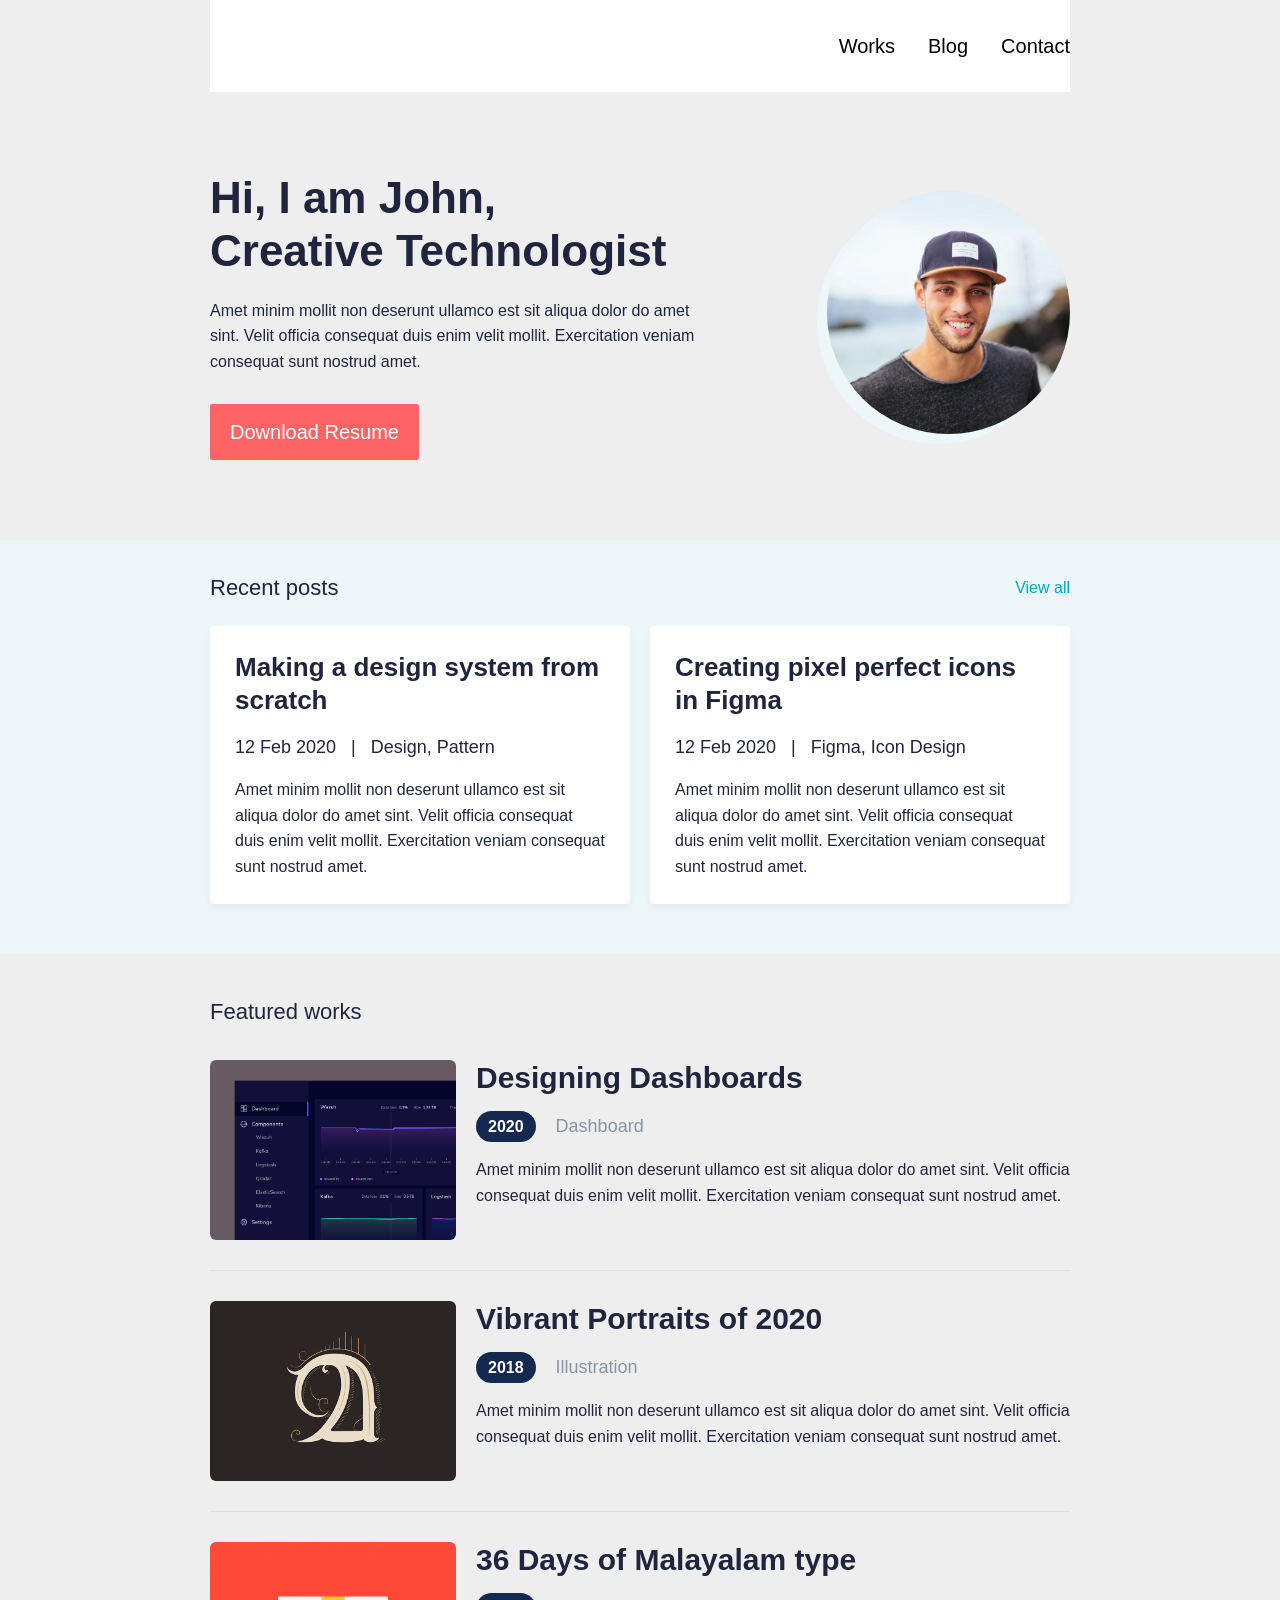
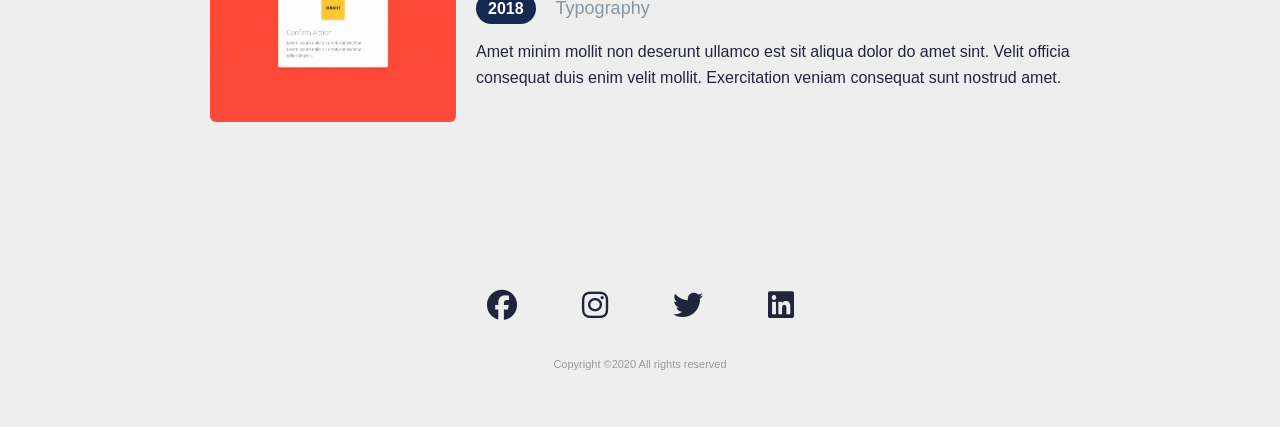
<file: index.html>
<!DOCTYPE html>
<html lang="en">
<head>
    <meta charset="UTF-8">
    <meta name="viewport" content="width=device-width, initial-scale=1.0">
    <title>Portfolio - Home</title>
    <!-- Font Awesome for Social Icons -->
    <link rel="stylesheet" href="https://cdnjs.cloudflare.com/ajax/libs/font-awesome/6.4.0/css/all.min.css">
    <!-- Master CSS -->
    <link rel="stylesheet" href="style.css">
</head>
<body>
    <!-- GLOBAL NAVIGATION -->
    <div class="container">
        <header>
            <nav>
                <input type="checkbox" id="menu-check" style="display: none;">
                <label for="menu-check" class="menu-toggle">☰</label>
                <ul class="nav-links">
                    <li><a href="work.html">Works</a></li>
                    <li><a href="blog.html">Blog</a></li>
                    <li><a href="contact.html">Contact</a></li>
                </ul>
            </nav>
        </header>
    </div>

    <main>
        <!-- HERO SECTION -->
        <section class="hero container">
            <div class="hero-content">
                <h1>Hi, I am John,<br>Creative Technologist</h1>
                <p>Amet minim mollit non deserunt ullamco est sit aliqua dolor do amet sint. Velit officia consequat duis enim velit mollit. Exercitation veniam consequat sunt nostrud amet.</p>
                <a href="#" class="btn-download">Download Resume</a>
            </div>
            <!-- Profile Image Block -->
            <div class="hero-image">
                <img src="images/profile.jpg" alt="John Profile">
            </div>
        </section>

        <!-- RECENT POSTS SECTION -->
        <section class="recent-posts-section">
            <div class="container">
                <div class="section-header">
                    <h2>Recent posts</h2>
                    <a href="blog.html" class="view-all">View all</a>
                </div>
                <div class="posts-grid">
                    <article class="post-card">
                        <h3><a href="blog.html">Making a design system from scratch</a></h3>
                        <div class="post-meta">12 Feb 2020 <span>|</span> Design, Pattern</div>
                        <p>Amet minim mollit non deserunt ullamco est sit aliqua dolor do amet sint. Velit officia consequat duis enim velit mollit. Exercitation veniam consequat sunt nostrud amet.</p>
                    </article>
                    <article class="post-card">
                        <h3><a href="blog.html">Creating pixel perfect icons in Figma</a></h3>
                        <div class="post-meta">12 Feb 2020 <span>|</span> Figma, Icon Design</div>
                        <p>Amet minim mollit non deserunt ullamco est sit aliqua dolor do amet sint. Velit officia consequat duis enim velit mollit. Exercitation veniam consequat sunt nostrud amet.</p>
                    </article>
                </div>
            </div>
        </section>

        <!-- FEATURED WORKS SECTION -->
        <section class="featured-works container">
            <h2>Featured works</h2>
            
            <!-- Project 1: Dashboards -->
            <article class="work-item">
                <img src="images/dashboard.jpg" alt="Dashboard" class="work-img">
                <div class="work-content">
                    <h2><a href="project-detail.html">Designing Dashboards</a></h2>
                    <div class="work-meta">
                        <span class="year-badge">2020</span>
                        <span class="category">Dashboard</span>
                    </div>
                    <p>Amet minim mollit non deserunt ullamco est sit aliqua dolor do amet sint. Velit officia consequat duis enim velit mollit. Exercitation veniam consequat sunt nostrud amet.</p>
                </div>
            </article>

            <!-- Project 2: Portraits -->
            <article class="work-item">
                <img src="images/typography.jpg" alt="Vibrant Portraits" class="work-img">
                <div class="work-content">
                    <h2><a href="#">Vibrant Portraits of 2020</a></h2>
                    <div class="work-meta">
                        <span class="year-badge">2018</span>
                        <span class="category">Illustration</span>
                    </div>
                    <p>Amet minim mollit non deserunt ullamco est sit aliqua dolor do amet sint. Velit officia consequat duis enim velit mollit. Exercitation veniam consequat sunt nostrud amet.</p>
                </div>
            </article>

            <!-- Project 3: Malayalam Type -->
            <article class="work-item">
                <img src="images/components.jpg" alt="Malayalam type" class="work-img">
                <div class="work-content">
                    <h2><a href="#">36 Days of Malayalam type</a></h2>
                    <div class="work-meta">
                        <span class="year-badge">2018</span>
                        <span class="category">Typography</span>
                    </div>
                    <p>Amet minim mollit non deserunt ullamco est sit aliqua dolor do amet sint. Velit officia consequat duis enim velit mollit. Exercitation veniam consequat sunt nostrud amet.</p>
                </div>
            </article>
        </section>
    </main>

    <!-- GLOBAL FOOTER -->
    <footer>
        <div class="social-icons">
            <a href="https://www.facebook.com/" target="_blank"><i class="fab fa-facebook"></i></a>
            <a href="https://www.instagram.com/" target="_blank"><i class="fab fa-instagram"></i></a>
            <a href="https://www.twitter.com/" target="_blank"><i class="fab fa-twitter"></i></a>
            <a href="https://www.linkedin.com/" target="_blank"><i class="fab fa-linkedin"></i></a>
        </div>
        <p>Copyright ©2020 All rights reserved</p>
    </footer>
</body>
</html>
</file>
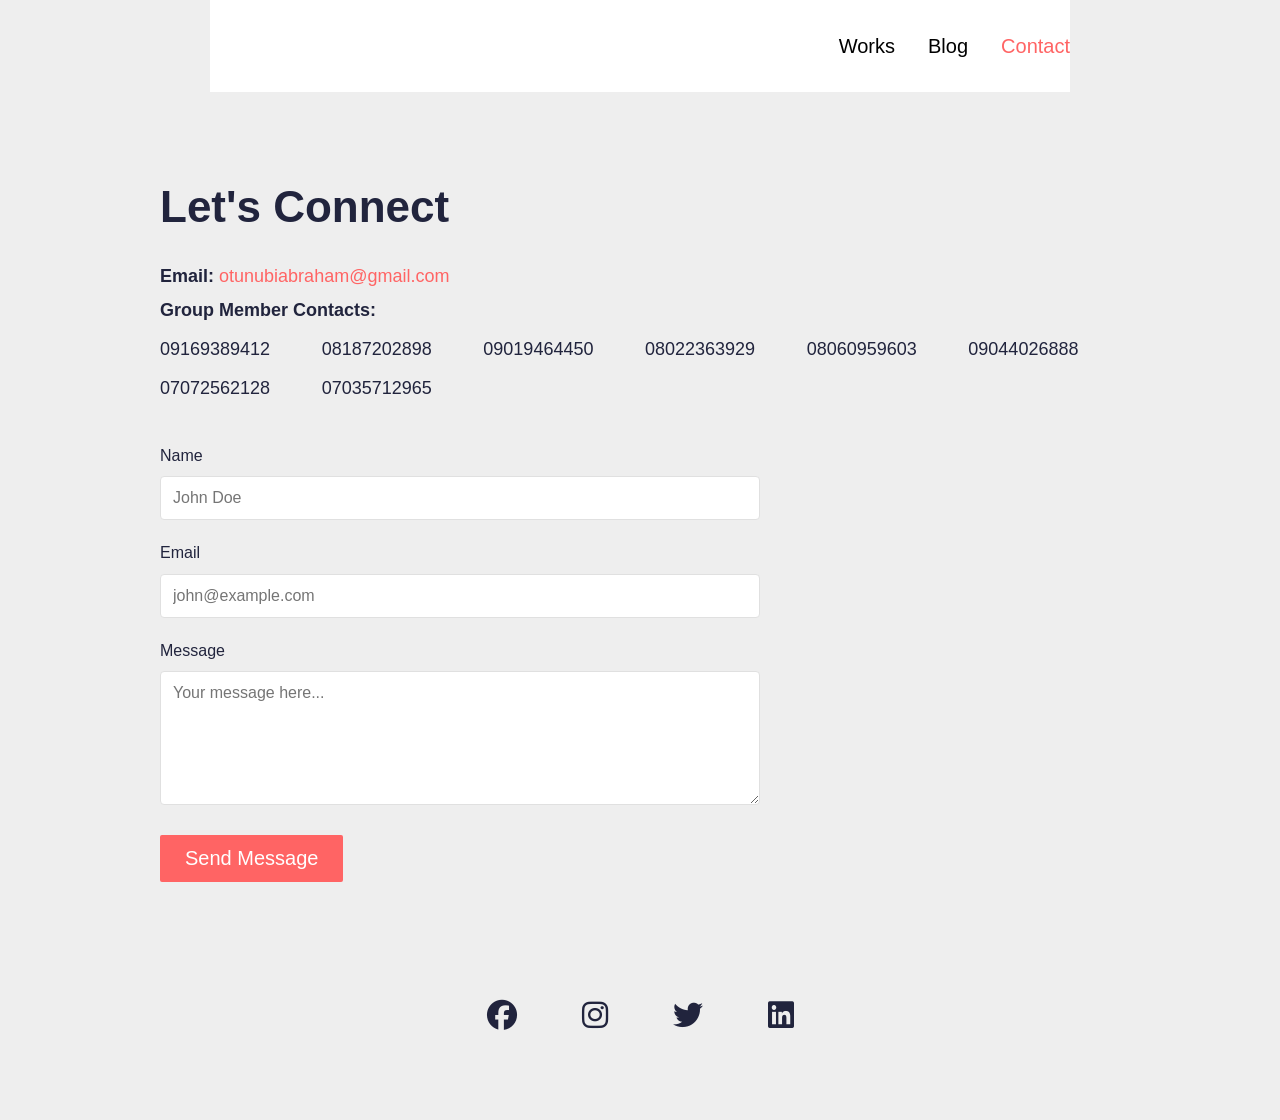
<file: contact.html>
<!DOCTYPE html>
<html lang="en">
<head>
    <meta charset="UTF-8">
    <meta name="viewport" content="width=device-width, initial-scale=1.0">
    <title>Portfolio - Contact</title>
    <link rel="stylesheet" href="https://cdnjs.cloudflare.com/ajax/libs/font-awesome/6.4.0/css/all.min.css">
    <link rel="stylesheet" href="style.css">
</head>
<body>
    <!-- GLOBAL NAVIGATION -->
    <div class="container">
        <header>
            <nav>
                <input type="checkbox" id="menu-check" style="display: none;">
                <label for="menu-check" class="menu-toggle">☰</label>
                <ul class="nav-links">
                    <li><a href="work.html">Works</a></li>
                    <li><a href="blog.html">Blog</a></li>
                    <li><a href="contact.html" class="active">Contact</a></li>
                </ul>
            </nav>
        </header>
    </div>

    <!-- CONTACT CONTENT -->
    <main class="page-content container">
        <h1 class="page-title">Let's Connect</h1>
        
        <!-- TEAM CONTACT DETAILS -->
        <div class="contact-details">
            <p><strong>Email:</strong> <a href="mailto:otunubiabraham@gmail.com">otunubiabraham@gmail.com</a></p>
            <p><strong>Group Member Contacts:</strong></p>
            <ul class="team-numbers">
                <li>09169389412</li>
                <li>08187202898</li>
                <li>09019464450</li>
                <li>08022363929</li>
                <li>08060959603</li>
                <li>09044026888</li>
                <li>07072562128</li>
                <li>07035712965</li>
            </ul>
        </div>
        
        <!-- CONTACT FORM -->
        <form class="contact-form" action="#" method="POST">
            <div class="form-group">
                <label for="name">Name</label>
                <input type="text" id="name" name="name" required placeholder="John Doe">
            </div>
            <div class="form-group">
                <label for="email">Email</label>
                <input type="email" id="email" name="email" required placeholder="john@example.com">
            </div>
            <div class="form-group">
                <label for="message">Message</label>
                <textarea id="message" name="message" rows="6" required placeholder="Your message here..."></textarea>
            </div>
            <button type="submit" class="btn-submit">Send Message</button>
        </form>
    </main>

    <!-- GLOBAL FOOTER -->
    <footer>
         <div class="social-icons">
    <a href="https://www.facebook.com/" target="_blank"><i class="fab fa-facebook"></i></a>
    <a href="https://www.instagram.com/" target="_blank"><i class="fab fa-instagram"></i></a>
    <a href="https://www.twitter.com/" target="_blank"><i class="fab fa-twitter"></i></a>
    <a href="https://www.linkedin.com/" target="_blank"><i class="fab fa-linkedin"></i></a>
</div>
    </footer>
</body>
</html>
</file>
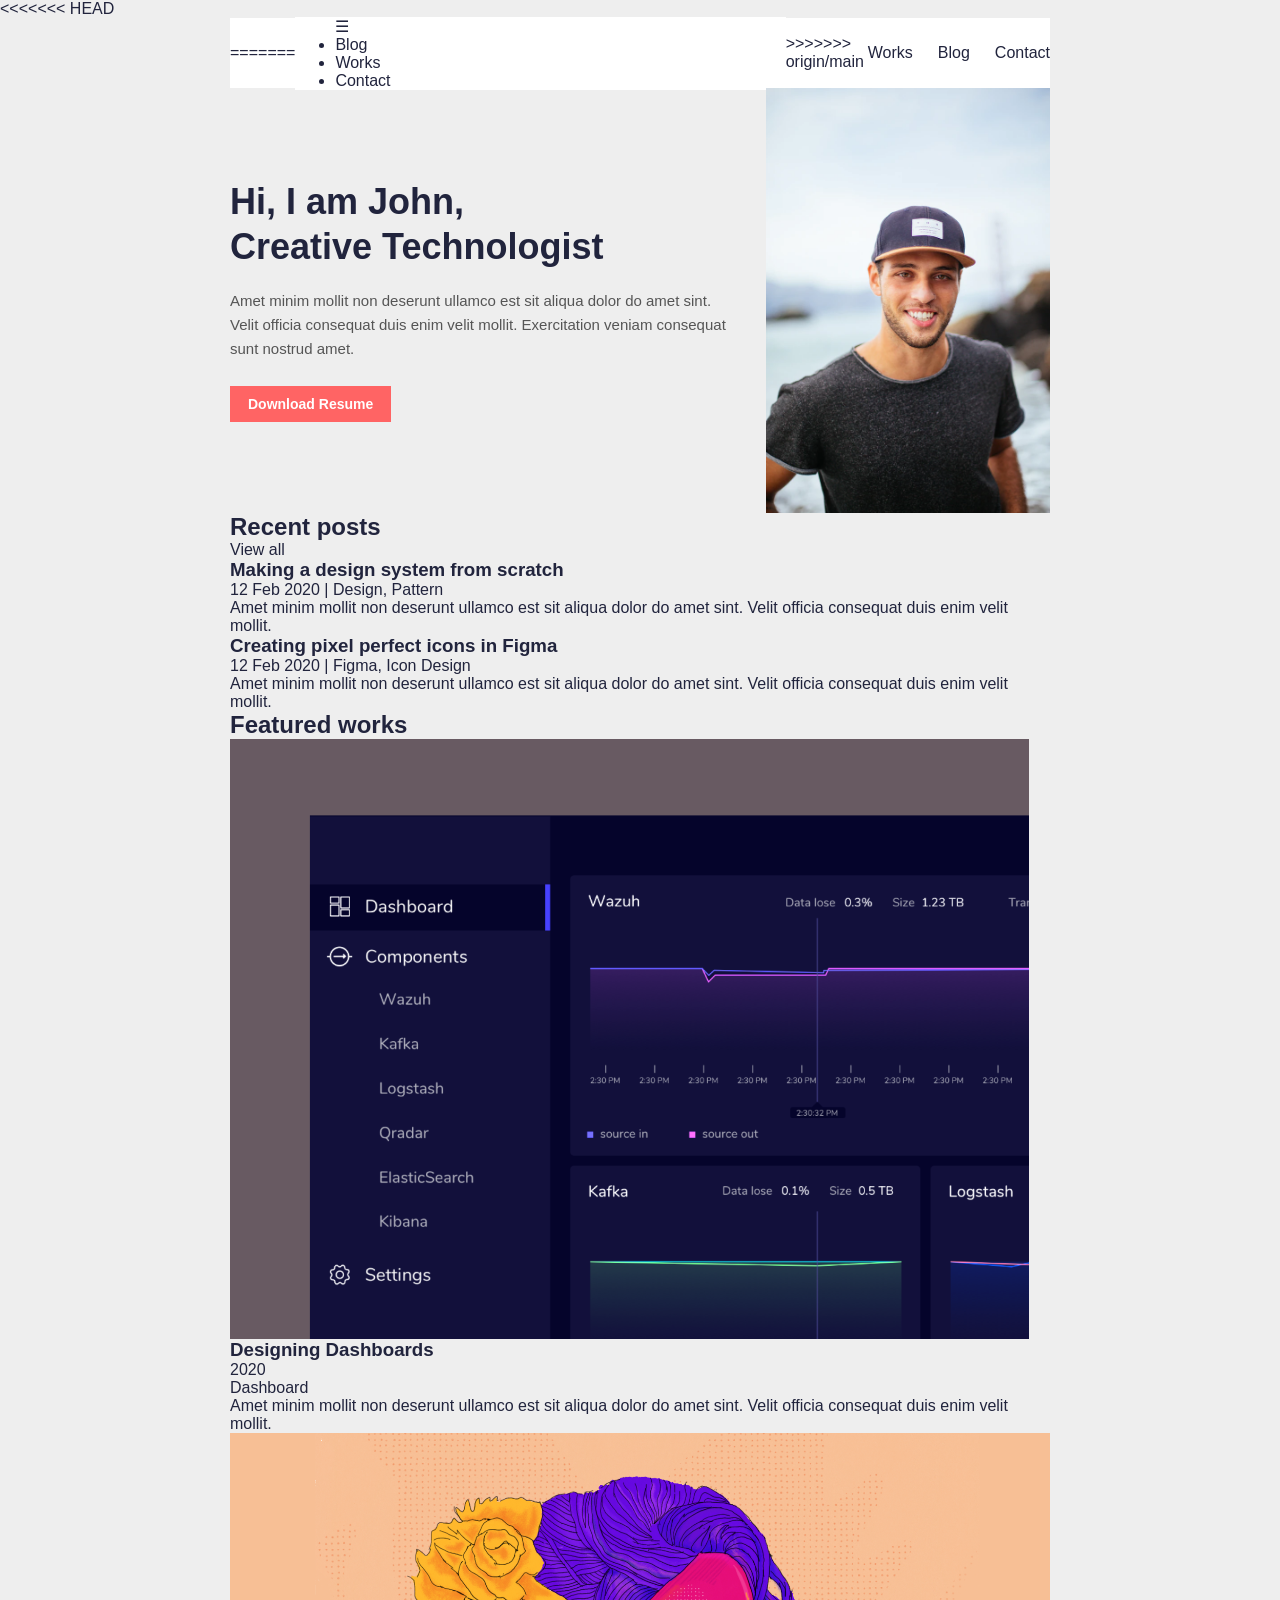
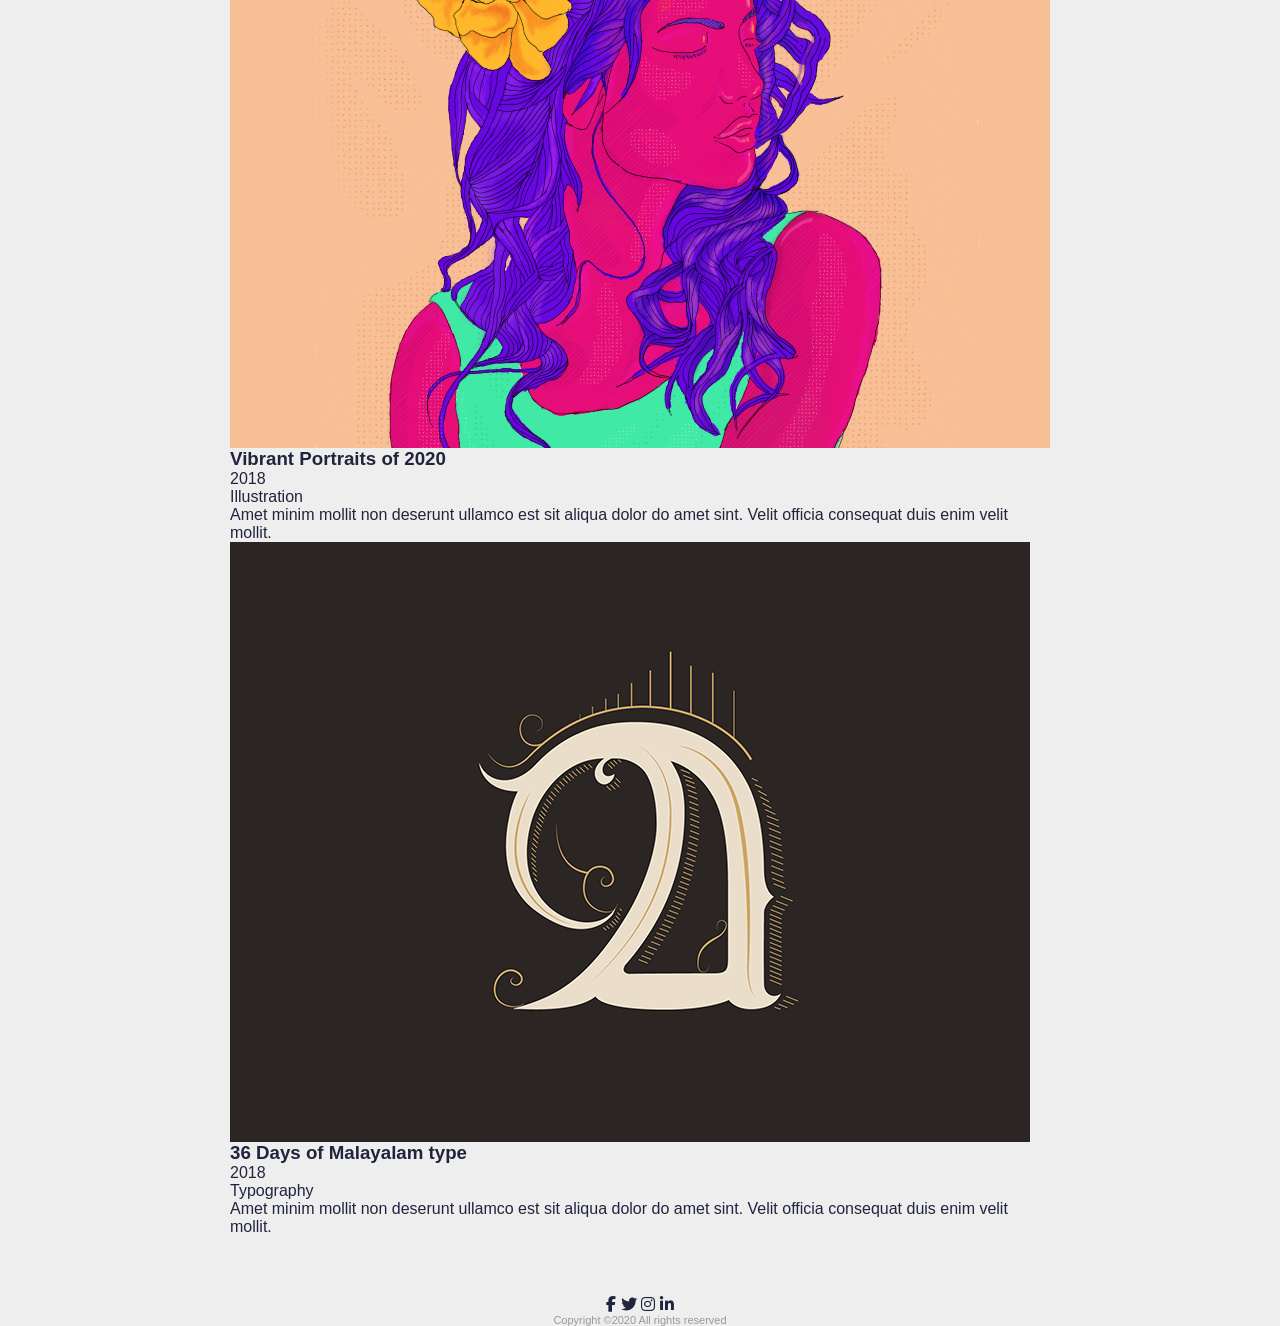
<file: portfolio.html>
<!DOCTYPE html>
<html lang="en">

<head>
    <meta charset="UTF-8">
    <meta name="viewport" content="width=device-width, initial-scale=1.0">

    <title>John - Creative Technologist</title>

    <link rel="stylesheet" href="portfolio.css">
    <link
        rel="stylesheet"
        href="https://cdnjs.cloudflare.com/ajax/libs/font-awesome/6.5.2/css/all.min.css">
</head>

<body>

<<<<<<< HEAD
    <div class="container">

        <!-- HEADER -->
        <header class="header">

            <div class="logo">
                <span></span>
            </div>
=======
    <!-- GLOBAL NAVIGATION (Shared across all pages) -->
    <header class="container">
    <nav>
    <!-- Add this hidden checkbox -->
    <input type="checkbox" id="menu-check" style="display: none;">
    
    <!-- Change your toggle button to a label connected to the checkbox -->
    <label for="menu-check" class="menu-toggle">
        ☰ <!-- Or your hamburger SVG/icon -->
    </label>

    <ul class="nav-links">
        <li><a href="blog.html">Blog</a></li>
        <li><a href="work.html">Works</a></li>
        <li><a href="#">Contact</a></li>
    </ul>
    </nav>
    </header>
>>>>>>> origin/main

            <nav class="desktop-nav">
                <a href="#">Works</a>
                <a href="#">Blog</a>
                <a href="#">Contact</a>
            </nav>

            <button class="menu-button">
                ☰
            </button>

        </header>


        <!-- HERO -->
        <section class="hero">

            <div class="hero-text">

                <h1>
                    Hi, I am John,<br>
                    Creative Technologist
                </h1>

                <p>
                    Amet minim mollit non deserunt ullamco est sit aliqua
                    dolor do amet sint. Velit officia consequat duis enim
                    velit mollit. Exercitation veniam consequat sunt
                    nostrud amet.
                </p>

                <a href="#" class="resume-button">
                    Download Resume
                </a>

            </div>

            <div class="profile">
                <img src="images/profile.jpg" alt="John's profile picture">
            </div>

        </section>


        <!-- RECENT POSTS -->
        <section class="recent-posts">

            <div class="section-heading">
                <h2>Recent posts</h2>
                <a href="#">View all</a>
            </div>


            <div class="posts-grid">

                <article class="post-card">

                    <h3>
                        Making a design system from scratch
                    </h3>

                    <div class="post-info">
                        <span>12 Feb 2020</span>
                        <span>|</span>
                        <span>Design, Pattern</span>
                    </div>

                    <p>
                        Amet minim mollit non deserunt ullamco est sit
                        aliqua dolor do amet sint. Velit officia consequat
                        duis enim velit mollit.
                    </p>

                </article>


                <article class="post-card">

                    <h3>
                        Creating pixel perfect icons in Figma
                    </h3>

                    <div class="post-info">
                        <span>12 Feb 2020</span>
                        <span>|</span>
                        <span>Figma, Icon Design</span>
                    </div>

                    <p>
                        Amet minim mollit non deserunt ullamco est sit
                        aliqua dolor do amet sint. Velit officia consequat
                        duis enim velit mollit.
                    </p>

                </article>

            </div>

        </section>


        <!-- FEATURED WORKS -->
        <section class="featured">

            <h2>Featured works</h2>


            <article class="work">

                <img
                    src="images/dashboard.jpg"
                    alt="Design dashboard project"
                >

                <div class="work-content">

                    <h3>Designing Dashboards</h3>

                    <div class="work-meta">
                        <span>2020</span>
                        <p>Dashboard</p>
                    </div>

                    <p>
                        Amet minim mollit non deserunt ullamco est sit
                        aliqua dolor do amet sint. Velit officia consequat
                        duis enim velit mollit.
                    </p>

                </div>

            </article>


            <article class="work">

                <img
                    src="images/portrait.jpg"
                    alt="Vibrant portrait project"
                >

                <div class="work-content">

                    <h3>Vibrant Portraits of 2020</h3>

                    <div class="work-meta">
                        <span>2018</span>
                        <p>Illustration</p>
                    </div>

                    <p>
                        Amet minim mollit non deserunt ullamco est sit
                        aliqua dolor do amet sint. Velit officia consequat
                        duis enim velit mollit.
                    </p>

                </div>

            </article>


            <article class="work">

                <img
                    src="images/typography.jpg"
                    alt="Malayalam typography project"
                >

                <div class="work-content">

                    <h3>36 Days of Malayalam type</h3>

                    <div class="work-meta">
                        <span>2018</span>
                        <p>Typography</p>
                    </div>

                    <p>
                        Amet minim mollit non deserunt ullamco est sit
                        aliqua dolor do amet sint. Velit officia consequat
                        duis enim velit mollit.
                    </p>

                </div>

            </article>

        </section>


        <!-- FOOTER -->
        <footer>

            <div class="socials">
                <a href="https://facebook.com"><i class="fab fa-facebook-f"></i></a>
                <a href="https://twitter.com"><i class="fab fa-twitter"></i></a>
                <a href="https://instagram.com"><i class="fab fa-instagram"></i></a>
                <a href="https://linkedin.com"><i class="fab fa-linkedin-in"></i></a>

            </div>

            <p>
                Copyright ©2020 All rights reserved
            </p>

        </footer>

    </div>

</body>
</html>
</file>
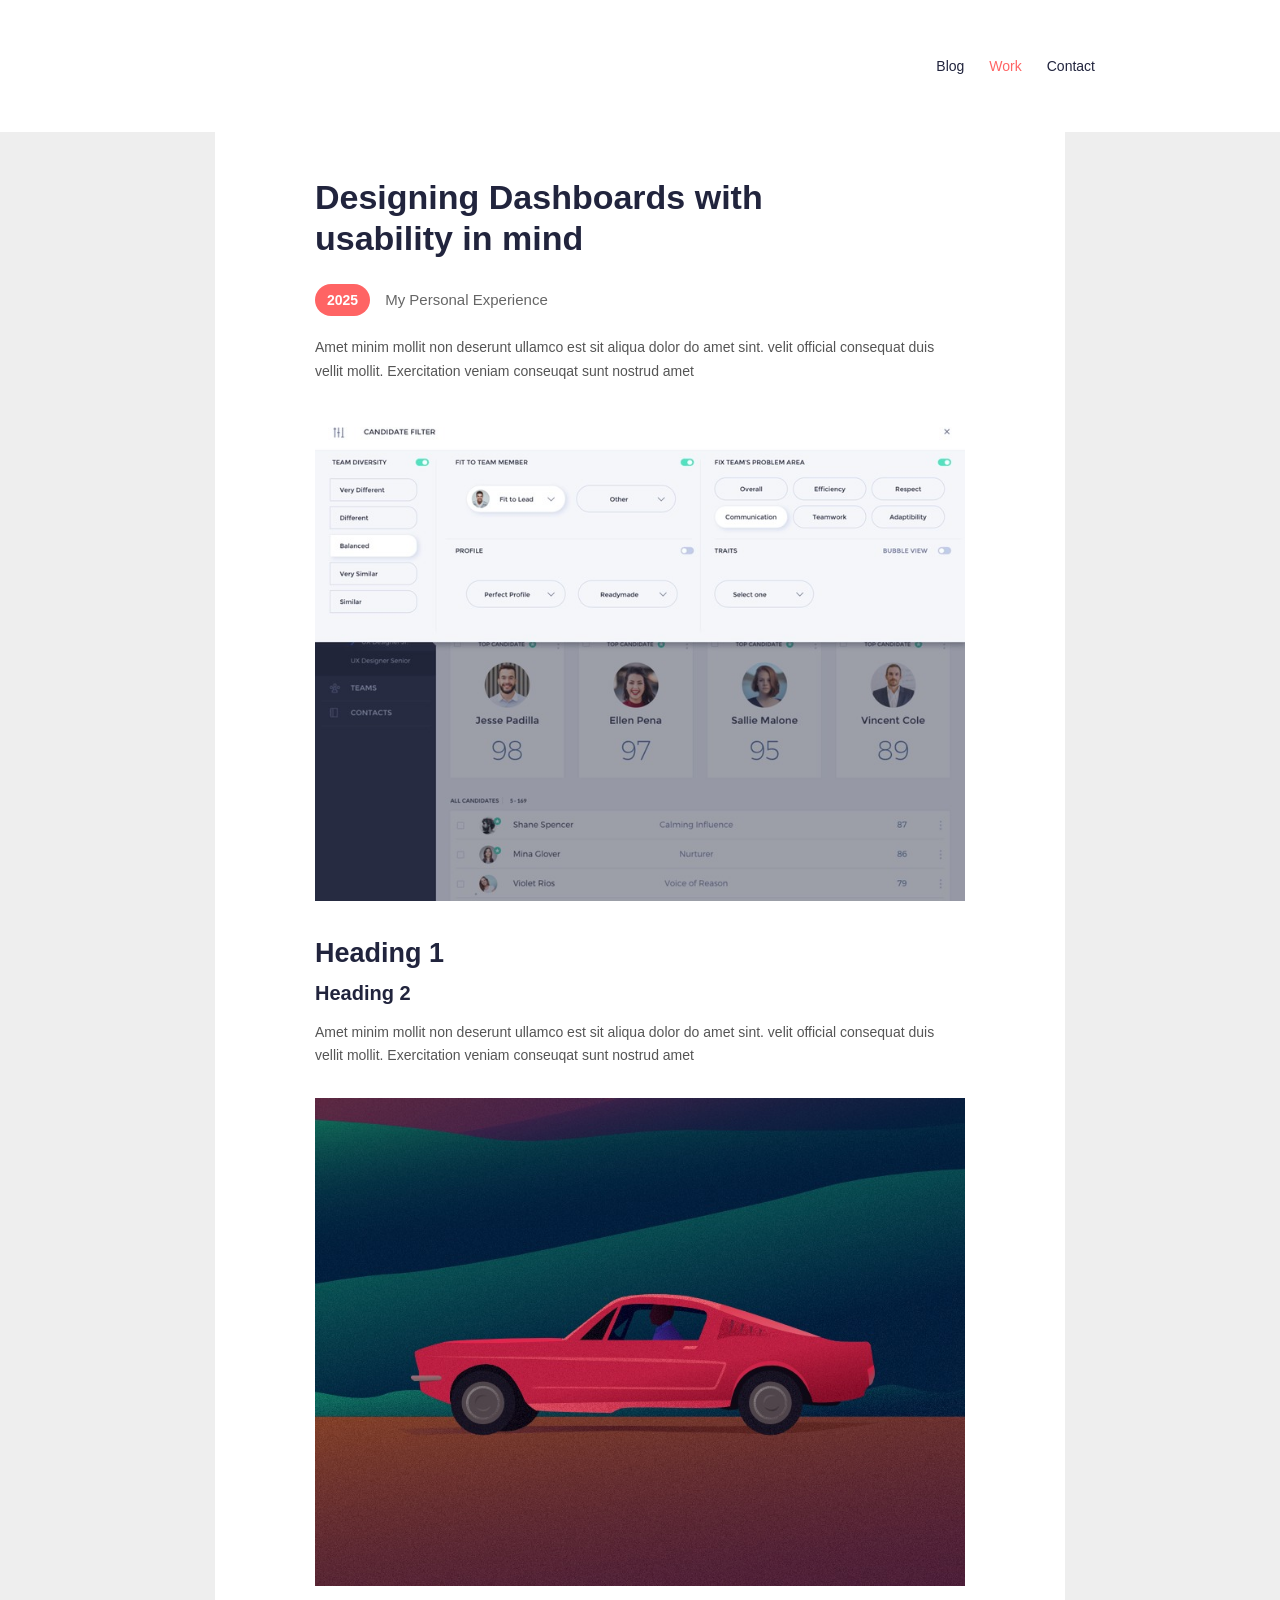
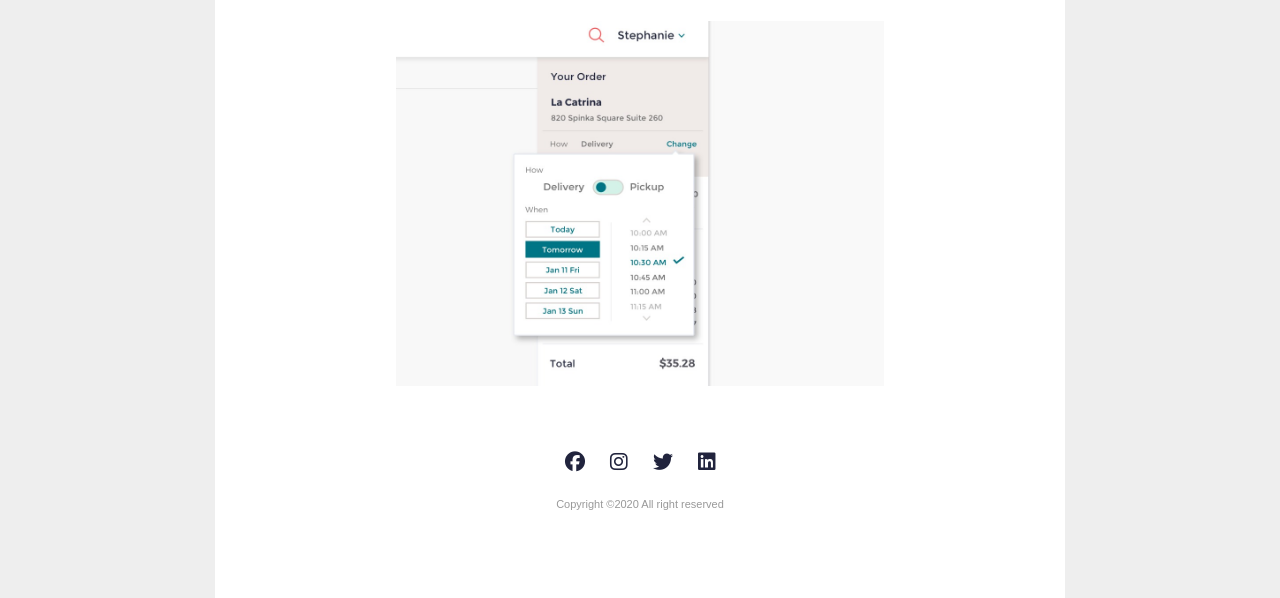
<file: project-detail.html>
<!DOCTYPE html>
<html lang="en">
<head>
    <meta charset="UTF-8">
    <meta name="viewport" content="width=device-width, initial-scale=1.0">
    <title>GRPOUP 3</title>
    <link rel="stylesheet" href="style.css">
    <link rel="stylesheet"
    href="https://cdnjs.cloudflare.com/ajax/libs/font-awesome/6.5.2/css/all.min.css">

</head>

<body>

    <header>
        <nav class="navbar">
                <a href="blog.html">Blog</a>
                <a href="work.html" class="active">Work</a>
                <a href="contact.html">Contact</a>
        </nav>
    </header>
    <main class="page">
        <h1>Designing Dashboards with<br>usability in mind</h1>

                <div class="article-info">
                    <span class="year">2025</span>
                    <span>My Personal Experience</span>
                </div>

                <p>
                    Amet minim mollit non deserunt ullamco est sit aliqua dolor do amet sint. velit official consequat duis vellit mollit. Exercitation veniam conseuqat sunt nostrud amet
                </p>
            <div class="image-container">
                <img src="images/dashboard.png" alt="My picture">
            </div>


            <section class="content-section">
                <h2>Heading 1</h2>
                <h3>Heading 2</h3>

                <p>
                   Amet minim mollit non deserunt ullamco est sit aliqua dolor do amet sint. velit official consequat duis vellit mollit. Exercitation veniam conseuqat sunt nostrud amet
                </p>
            </section>
            <div class="image-container">
                <img src="images/car.png" alt="My picture">
            </div>
            <div class="image-container small-image">
                <img src="images/b4e76714252f22ce390e5bad81de4a04a3446a45.png" alt="My picture">
            </div>
            <footer>
                <div class="social">
                    <a href="facebook.com/"><i class="fab fa-facebook"></i></a>
                    <a href="instagram.com/"><i class="fab fa-instagram"></i></a>
                    <a href="twitter.com/"><i class="fab fa-twitter"></i></a>
                    <a href="linkedin.com/"><i class="fab fa-linkedin"></i></a>
                </div>
                    <p> Copyright &copy;2020 All right reserved</p>
            </footer>
        </article>

    </main>

</body>
</html>
</file>
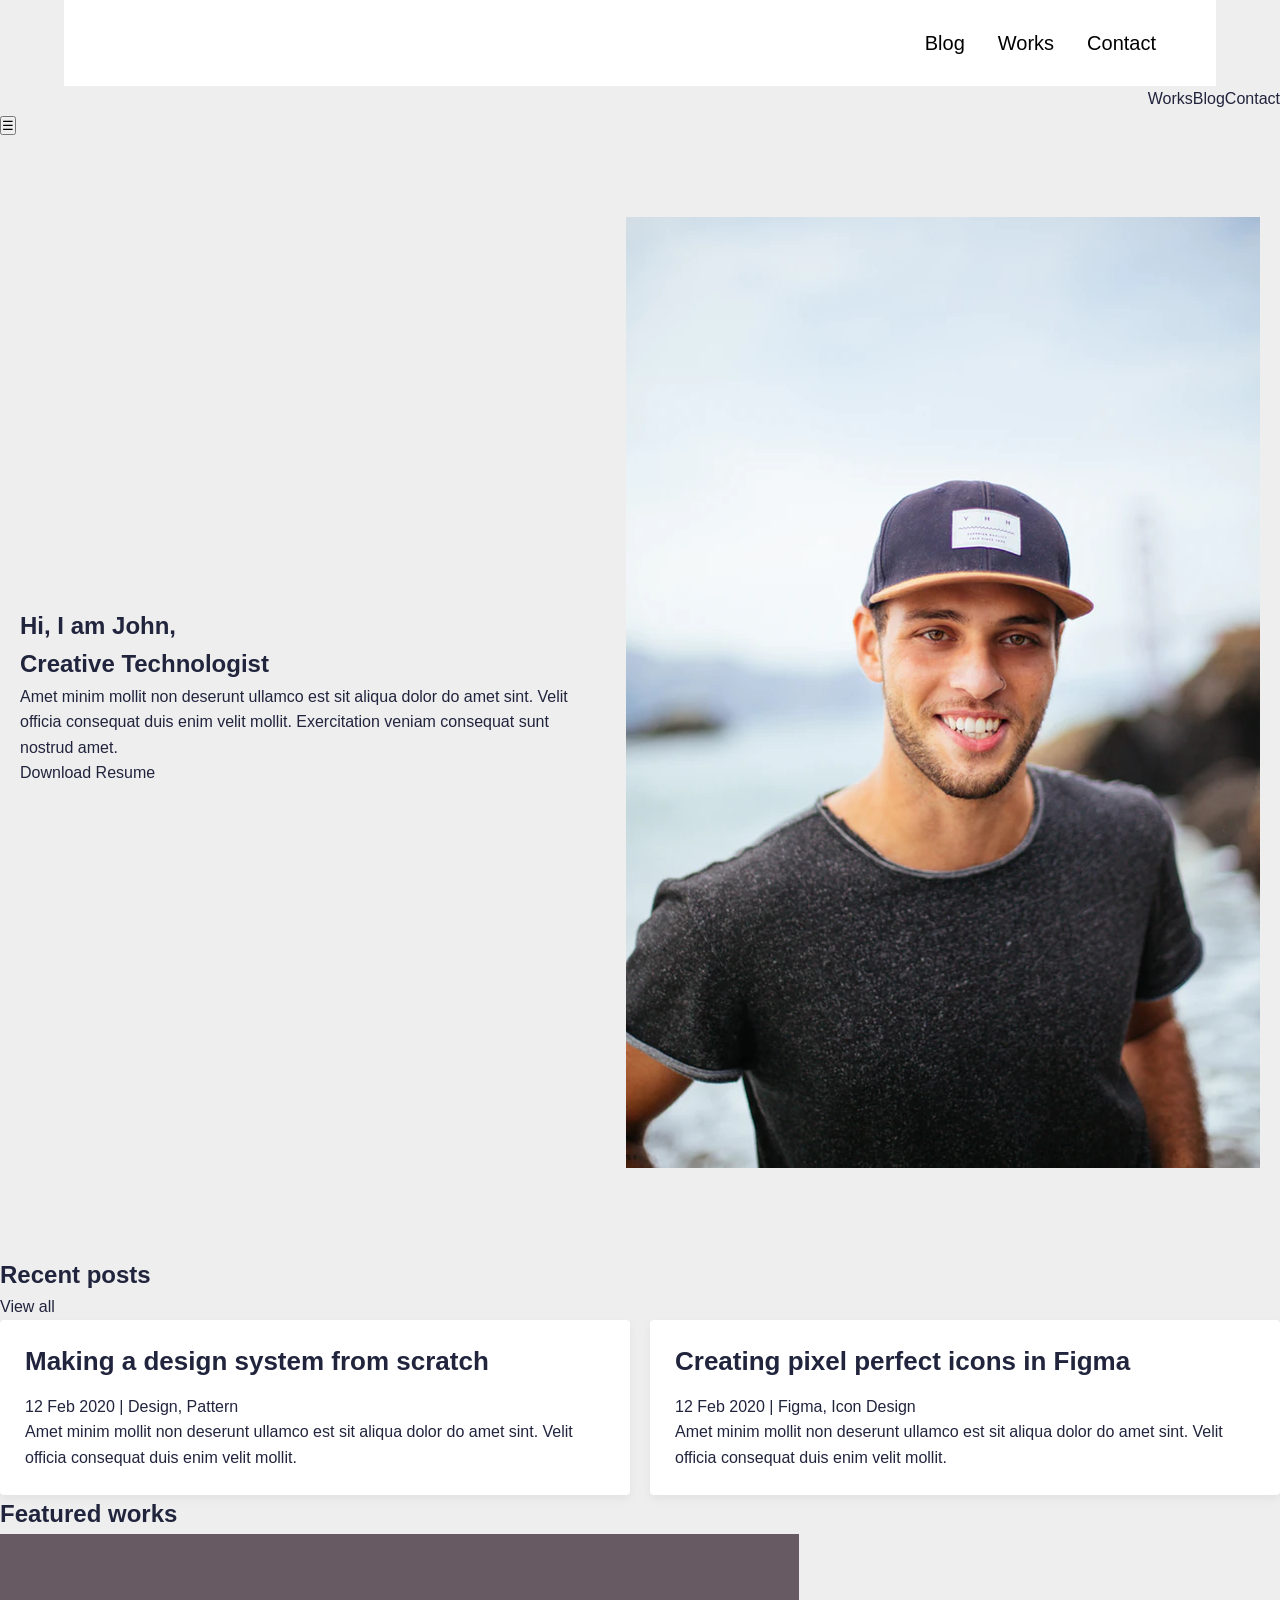
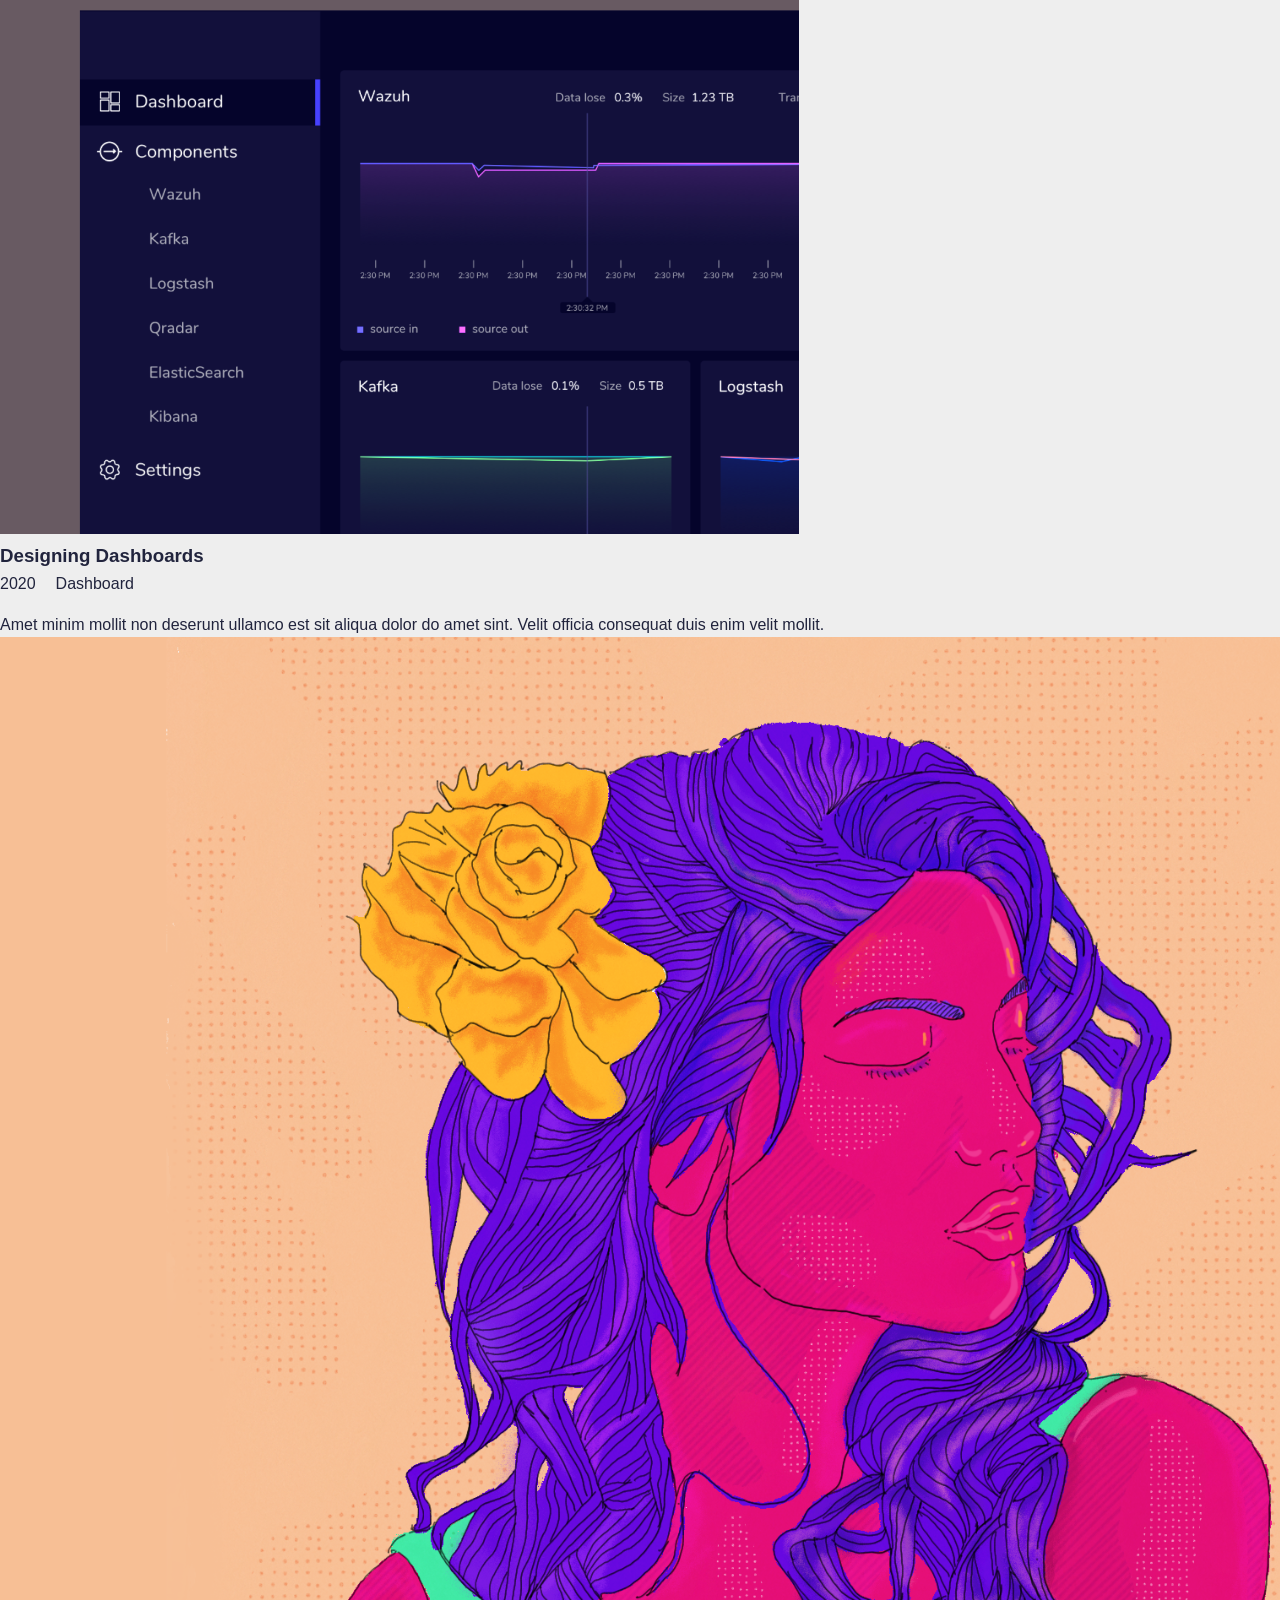
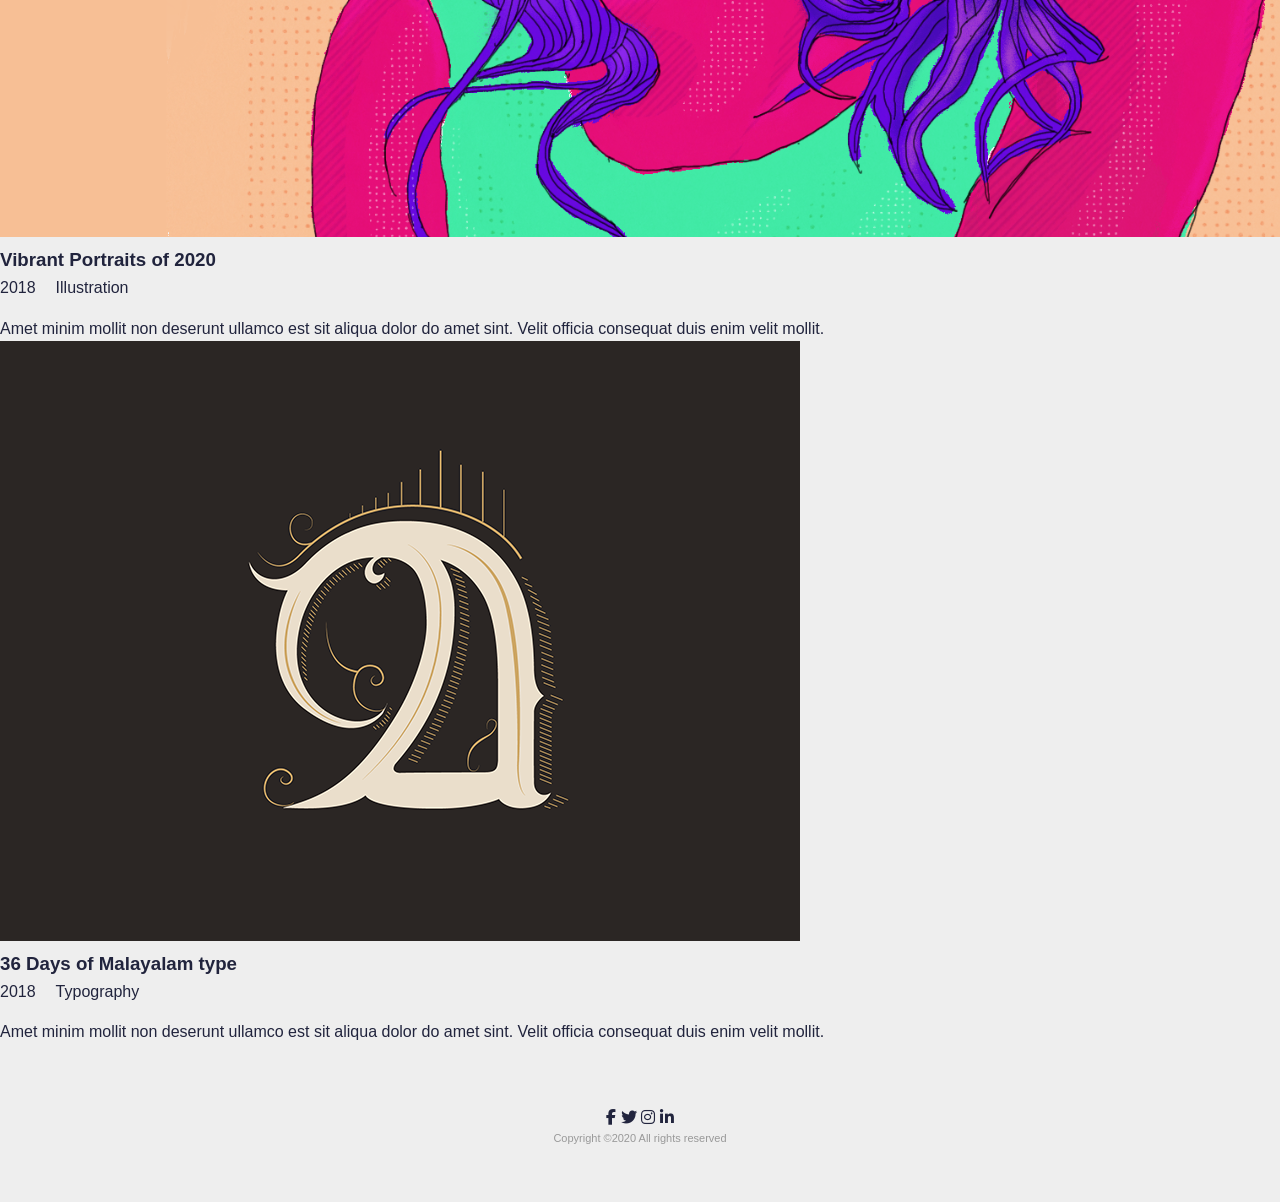
<file: work.html>
<!DOCTYPE html>
<html lang="en">

<head>
    <meta charset="UTF-8">
    <meta name="viewport" content="width=device-width, initial-scale=1.0">

    <title>John - Creative Technologist</title>

    <link rel="stylesheet" href="style.css">
    <link
        rel="stylesheet"
        href="https://cdnjs.cloudflare.com/ajax/libs/font-awesome/6.5.2/css/all.min.css">
</head>

<body>

    <!-- GLOBAL NAVIGATION (Shared across all pages) -->
    <header class="container">
    <nav>
    <!-- Add this hidden checkbox -->
    <input type="checkbox" id="menu-check" style="display: none;">
    
    <!-- Change your toggle button to a label connected to the checkbox -->
    <label for="menu-check" class="menu-toggle">
        ☰ <!-- Or your hamburger SVG/icon -->
    </label>

    <ul class="nav-links">
        <li><a href="blog.html">Blog</a></li>
        <li><a href="work.html">Works</a></li>
        <li><a href="contact.html">Contact</a></li>
    </ul>
    </nav>
    </header>

            <nav class="desktop-nav">
                <a href="#">Works</a>
                <a href="#">Blog</a>
                <a href="#">Contact</a>
            </nav>

            <button class="menu-button">
                ☰
            </button>

        </header>


        <!-- HERO -->
        <section class="hero">

            <div class="hero-text">

                <h1>
                    Hi, I am John,<br>
                    Creative Technologist
                </h1>

                <p>
                    Amet minim mollit non deserunt ullamco est sit aliqua
                    dolor do amet sint. Velit officia consequat duis enim
                    velit mollit. Exercitation veniam consequat sunt
                    nostrud amet.
                </p>

                <a href="#" class="resume-button">
                    Download Resume
                </a>

            </div>

            <div class="profile">
                <img src="images/profile.jpg" alt="John's profile picture">
            </div>

        </section>


        <!-- RECENT POSTS -->
        <section class="recent-posts">

            <div class="section-heading">
                <h2>Recent posts</h2>
                <a href="#">View all</a>
            </div>


            <div class="posts-grid">

                <article class="post-card">

                    <h3>
                        Making a design system from scratch
                    </h3>

                    <div class="post-info">
                        <span>12 Feb 2020</span>
                        <span>|</span>
                        <span>Design, Pattern</span>
                    </div>

                    <p>
                        Amet minim mollit non deserunt ullamco est sit
                        aliqua dolor do amet sint. Velit officia consequat
                        duis enim velit mollit.
                    </p>

                </article>


                <article class="post-card">

                    <h3>
                        Creating pixel perfect icons in Figma
                    </h3>

                    <div class="post-info">
                        <span>12 Feb 2020</span>
                        <span>|</span>
                        <span>Figma, Icon Design</span>
                    </div>

                    <p>
                        Amet minim mollit non deserunt ullamco est sit
                        aliqua dolor do amet sint. Velit officia consequat
                        duis enim velit mollit.
                    </p>

                </article>

            </div>

        </section>


        <!-- FEATURED WORKS -->
        <section class="featured">

            <h2>Featured works</h2>


            <article class="work">

                <img
                    src="images/dashboard.jpg"
                    alt="Design dashboard project"
                >

                <div class="work-content">

                    <h3>Designing Dashboards</h3>

                    <div class="work-meta">
                        <span>2020</span>
                        <p>Dashboard</p>
                    </div>

                    <p>
                        Amet minim mollit non deserunt ullamco est sit
                        aliqua dolor do amet sint. Velit officia consequat
                        duis enim velit mollit.
                    </p>

                </div>

            </article>


            <article class="work">

                <img
                    src="images/portrait.jpg"
                    alt="Vibrant portrait project"
                >

                <div class="work-content">

                    <h3>Vibrant Portraits of 2020</h3>

                    <div class="work-meta">
                        <span>2018</span>
                        <p>Illustration</p>
                    </div>

                    <p>
                        Amet minim mollit non deserunt ullamco est sit
                        aliqua dolor do amet sint. Velit officia consequat
                        duis enim velit mollit.
                    </p>

                </div>

            </article>


            <article class="work">

                <img
                    src="images/typography.jpg"
                    alt="Malayalam typography project"
                >

                <div class="work-content">

                    <h3>36 Days of Malayalam type</h3>

                    <div class="work-meta">
                        <span>2018</span>
                        <p>Typography</p>
                    </div>

                    <p>
                        Amet minim mollit non deserunt ullamco est sit
                        aliqua dolor do amet sint. Velit officia consequat
                        duis enim velit mollit.
                    </p>

                </div>

            </article>

        </section>


        <!-- FOOTER -->
        <footer>

            <div class="socials">
                <a href="https://facebook.com"><i class="fab fa-facebook-f"></i></a>
                <a href="https://twitter.com"><i class="fab fa-twitter"></i></a>
                <a href="https://instagram.com"><i class="fab fa-instagram"></i></a>
                <a href="https://linkedin.com"><i class="fab fa-linkedin-in"></i></a>

            </div>

            <p>
                Copyright ©2020 All rights reserved
            </p>

        </footer>

    </div>

</body>
</html>
</file>
<file: style.css>
@import url('https://fonts.googleapis.com/css2?family=Heebo:wght@400;500;700;900&display=swap');

/* GLOBAL VARIABLES */
:root {
    --primary-color: #FF6464;
    --dark-color: #21243D;
    --light-bg: #EDF7FA;
    --text-color: #21243D;
    --text-light: #8695A4;
    --white: #FFFFFF;
    --border-color: #E0E0E0;
}

/* RESET & BASE TYPOGRAPHY */
* {
    margin: 0;
    padding: 0;
    box-sizing: border-box;
}

body {
    font-family: 'Heebo', sans-serif;
    color: var(--text-color);
    line-height: 1.6;
    background-color: var(--white);
}

.container {
    max-width: 900px;
    margin: 0 auto;
    padding: 0 20px;
}

a {
    text-decoration: none;
    color: inherit;
}

/* NAVIGATION */
header {
    padding: 30px 0;
}
nav {
    display: flex;
    justify-content: flex-end;
    align-items: center;
    position: relative;
}
.nav-links {
    display: flex;
    list-style: none;
    gap: 30px;
}
.nav-links a {
    font-weight: 500;
    font-size: 20px;
    color: #000;
    transition: color 0.3s;
}
.nav-links a:hover, .nav-links a.active {
    color: var(--primary-color);
}
.menu-toggle {
    display: none;
    font-size: 28px;
    cursor: pointer;
    color: var(--dark-color);
}

/* MAIN CONTENT SPACING */
.page-content {
    min-height: 50vh;
    padding-top: 40px;
    padding-bottom: 40px;
}

/* FOOTER */
footer {
    text-align: center;
    padding: 50px 20px;
}
.social-icons {
    margin-bottom: 20px;
}
.social-icons a {
    color: var(--dark-color);
    font-size: 30px;
    margin: 0 15px;
    transition: color 0.3s;
}
.social-icons a:hover {
    color: var(--primary-color);
}
footer p {
    font-size: 14px;
    color: var(--dark-color);
}

/* MOBILE RESPONSIVENESS (For Global Elements) */
@media (max-width: 768px) {
    nav {
        justify-content: flex-end;
    }
    .menu-toggle {
        display: block;
    }
    .nav-links {
        display: none;
        flex-direction: column;
        position: absolute;
        top: 50px;
        right: 0;
        background: var(--white);
        width: 100%;
        text-align: right;
        padding: 20px;
        box-shadow: 0 4px 10px rgba(0,0,0,0.1);
        z-index: 100;
    }
    /* When the hidden checkbox is checked, show the nav-links next to it */
#menu-check:checked ~ .nav-links {
    display: flex;
}
}

/* =========================================
   BLOG PAGE STYLES
   ========================================= */

.blog-page-title {
    font-size: 44px;
    font-weight: 900;
    color: var(--dark-color);
    margin-bottom: 40px;
}

.blog-post {
    border-bottom: 1px solid var(--border-color);
    padding-bottom: 30px;
    margin-bottom: 30px;
}

.blog-post:last-child {
    border-bottom: none;
}

.blog-post h2 {
    font-size: 30px;
    font-weight: 500;
    color: var(--dark-color);
    margin-bottom: 15px;
}

.blog-post h2 a:hover {
    color: var(--primary-color);
}

.blog-meta {
    font-size: 20px;
    margin-bottom: 15px;
}

.blog-date {
    color: var(--dark-color);
}

.blog-meta .divider {
    margin: 0 15px;
    color: var(--text-color);
}

.blog-tags {
    color: var(--text-light);
}

.blog-post p {
    font-size: 16px;
    color: var(--text-color);
}

/* Blog Mobile Adjustments */
@media (max-width: 768px) {
    .blog-page-title {
        font-size: 30px;
        margin-bottom: 25px;
    }
    
    .blog-post h2 {
        font-size: 26px;
    }
    
    .blog-meta {
        font-size: 16px;
    }
}
/* --- DESKTOP  (Min-width: 769px) --- */
@media (min-width: 769px) {
  /* Header & Navigation */
  header.container {
    padding: 27px 60px;
    max-width: 1152px;
    margin: 0 auto;
  }
  
  .menu-toggle {
    display: none; /* Hides your hamburger icon on desktop */
  }
  
  .nav-links {
    display: flex;
    justify-content: flex-end;
    gap: 33px;
  }
  
  .nav-links a {
    font-size: 20px;
    font-weight: 500;
    text-decoration: none;
    color: #000000;
  }
  
  .nav-links a:hover {
    color: #FF6464;
  }

  /* Main Content Layout */
  main.container {
    max-width: 1000px;
    margin: 0 auto;
    padding: 80px 20px 50px;
  }

  .blog-page-title {
    font-size: 44px;
    font-weight: 700;
    margin-bottom: 55px;
  }

  /* Blog Post Formatting */
  .blog-post {
    padding: 32px 0;
    border-bottom: 1px solid #E0E0E0;
  }

  .blog-post h2 a {
    font-size: 30px;
    font-weight: 500;
    color: #21243D;
    text-decoration: none;
  }

  .blog-meta {
    font-size: 20px;
    margin-bottom: 15px;
    color: #8695A4;
  }

  .blog-date {
    color: #21243D;
    padding-right: 25px;
    border-right: 1px solid #000000;
  }

  .divider {
    display: none; /* Partner uses a CSS border line instead of your | character */
  }

  .blog-tags {
    padding-left: 25px;
  }

  .blog-post p {
    font-size: 16px;
    line-height: 1.5;
    color: #21243D;
    max-width: 682px;
  }

  /* Footer */
  footer {
    padding: 130px 20px 54px;
  }

  .social-icons {
    display: flex;
    justify-content: center;
    gap: 35px;
    margin-bottom: 26px;
  }

  .social-icons a {
    font-size: 30px;
    color: #21243D;
  }
}

/* =========================================
   WORK PAGE STYLES
   ========================================= */

.work-page-title {
    font-size: 44px;
    font-weight: 900;
    color: var(--dark-color);
    margin-bottom: 40px;
}

.work-item {
    display: flex;
    gap: 30px;
    padding-bottom: 35px;
    margin-bottom: 35px;
    border-bottom: 1px solid var(--border-color);
}

.work-item:last-child {
    border-bottom: none;
}

.work-img {
    width: 246px;
    height: 180px;
    border-radius: 5px;
    object-fit: cover;
}

.work-content {
    flex: 1;
}

.work-content h2 {
    font-size: 30px;
    font-weight: 700;
    margin-bottom: 15px;
    line-height: 1.2;
}

.work-content h2 a:hover {
    color: var(--primary-color);
}

.work-meta {
    display: flex;
    align-items: center;
    gap: 20px;
    margin-bottom: 15px;
}

.year-badge {
    background-color: #142850;
    color: var(--white);
    padding: 2px 12px;
    border-radius: 16px;
    font-weight: 900;
    font-size: 18px;
}

.category {
    color: var(--text-light);
    font-size: 20px;
    font-weight: 400;
}

.work-content p {
    font-size: 16px;
    color: var(--text-color);
}

/* Work Mobile Adjustments */
@media (max-width: 768px) {
    .work-page-title {
        font-size: 30px;
        margin-bottom: 20px;
    }
    
    .work-item {
        flex-direction: column;
        gap: 15px;
    }
    
    .work-img {
        width: 100%;
        height: auto;
        aspect-ratio: 4/3;
    }
    
    .work-content h2 {
        font-size: 24px;
    }
    
    .work-meta {
        font-size: 16px;
    }
}

* {
    margin: 0;
    padding: 0;
    box-sizing: border-box;
}

body {
    background: #eeeeee;
    font-family: Arial, Helvetica, sans-serif;
    color: #21243d;
}

header {
    width: 100%;
    background: #ffffff;
}

.navbar {
    width: 100%;
    max-width: 1000px;
    margin: 0 auto;
    padding: 25px 45px;

    display: flex;
    justify-content: flex-end;
    align-items: center;
    gap: 25px;
}

.navbar a {
    text-decoration: none;
    color: #21243d;
    font-size: 14px;
    font-weight: 500;
}

.navbar a:hover {
    color: #ff6464;
}

.navbar .active {
    color: #ff6464;
}

.page {
    width: 100%;
    max-width: 850px;
    min-height: 100vh;

    margin: 0 auto;
    padding: 45px 100px 30px;

    background: #ffffff;
}

.page h1 {
    font-size: 34px;
    line-height: 1.2;
    font-weight: 700;

    margin-bottom: 25px;
}

.article-info {
    display: flex;
    align-items: center;
    gap: 15px;

    margin-bottom: 20px;
}

.article-info .year {
    background: #ff6464;
    color: white;

    font-size: 14px;
    font-weight: bold;

    padding: 5px 12px;
    border-radius: 20px;
}

.article-info span:last-child {
    font-size: 15px;
    color: #666;
}
.page > p,
.content-section p {
    font-size: 14px;
    line-height: 1.7;
    color: #555;

    margin-bottom: 30px;
}

.image-container {
    width: 100%;
    margin-bottom: 35px;
}

.image-container img {
    display: block;

    width: 100%;
    height: auto;

    object-fit: cover;
}
.content-section {
    margin-bottom: 30px;
}

.content-section h2 {
    font-size: 27px;
    line-height: 1.3;

    margin-bottom: 8px;
}

.content-section h3 {
    font-size: 20px;
    line-height: 1.3;

    margin-bottom: 15px;
}

.small-image {
    width: 75%;
    margin-left: auto;
    margin-right: auto;
}

footer {
    text-align: center;

    margin-top: 45px;
    padding-top: 15px;
}

.social {
    display: flex;
    justify-content: center;
    align-items: center;

    gap: 25px;

    margin-bottom: 18px;
}

.social a {
    text-decoration: none;
    color: #21243d;

    font-size: 20px;

    transition: 0.2s ease;
}

.social a:hover {
    color: #ff6464;
    transform: translateY(-2px);
}

footer p {
    font-size: 11px;
    color: #999;
}


@media (max-width: 768px) {

    .navbar {
        padding: 20px 30px;
    }

    .page {
        padding: 40px 60px 30px;
    }

    .page h1 {
        font-size: 30px;
    }
}

@media (max-width: 500px) {

    body {
        background: #eeeeee;
    }

    header {
        max-width: 390px;
        margin: 0 auto;
    }

    .navbar {
        height: 35px;

        padding: 5px 8px;

        position: relative;

        display: flex;
        justify-content: flex-end;
    }

    .navbar a {
        display: none;
    }
    .navbar::after {
        content: "☰";

        position: absolute;
        right: 8px;
        top: 5px;

        font-size: 13px;
        color: #777;
    }

    .page {
        width: 100%;
        max-width: 390px;

        margin: 0 auto;

        padding: 20px 15px 15px;
    }

    .page h1 {
        font-size: 17px;
        line-height: 1.15;

        margin-bottom: 9px;
    }

    .article-info {
        display: flex;
        align-items: center;

        gap: 7px;

        margin-bottom: 9px;
    }

    .article-info .year {
        font-size: 8px;

        padding: 3px 6px;

        border-radius: 12px;
    }

    .article-info span:last-child {
        font-size: 8px;
    }
    .page > p,
    .content-section p {
        font-size: 7px;

        line-height: 1.45;

        margin-bottom: 12px;
    }

    .image-container {
        width: 100%;

        margin-bottom: 12px;
    }

    .image-container img {
        display: block;

        width: 100%;
        height: auto;
    }

    .content-section {
        margin-bottom: 10px;
    }

    .content-section h2 {
        font-size: 13px;

        line-height: 1.2;

        margin-bottom: 3px;
    }

    .content-section h3 {
        font-size: 8px;

        line-height: 1.2;

        margin-bottom: 5px;
    }
    .small-image {
        width: 75%;

        margin-left: auto;
        margin-right: auto;
    }


    /* =========================
       FOOTER
    ========================= */

    footer {
        margin-top: 15px;

        padding-top: 5px;
    }

    .social {
        display: flex;
        justify-content: center;
        align-items: center;

        gap: 13px;

        margin-bottom: 8px;
    }

    .social a {
        font-size: 11px;
    }

    footer p {
        font-size: 5px;

        color: #555;
    }
}
/* =========================================
   HOME PAGE STYLES
   ========================================= */

/* HERO SECTION */
.hero {
    display: flex;
    align-items: center;
    justify-content: space-between;
    padding: 80px 20px;
    gap: 40px;
}

.hero-content {
    flex: 1;
    max-width: 500px;
}

.hero-content h1 {
    font-size: 44px;
    font-weight: 700;
    color: var(--dark-color);
    margin-bottom: 20px;
    line-height: 1.2;
}

.hero-content p {
    font-size: 16px;
    margin-bottom: 30px;
}

.btn-download {
    display: inline-block;
    background-color: var(--primary-color);
    color: var(--white);
    padding: 12px 20px;
    border-radius: 2px;
    font-weight: 500;
    font-size: 20px;
}

.btn-download:hover {
    opacity: 0.9;
}

.hero-image {
    flex-shrink: 0;
}

.hero-image img {
    width: 243px;
    height: 243px;
    border-radius: 50%;
    object-fit: cover;
    box-shadow: -10px 10px 0px #EDF7FA;
}

/* RECENT POSTS SECTION */
.recent-posts-section {
    background-color: var(--light-bg);
    padding: 30px 0 50px 0;
}

.section-header {
    display: flex;
    justify-content: space-between;
    align-items: center;
    margin-bottom: 20px;
}

.section-header h2 {
    font-size: 22px;
    font-weight: 400;
    color: var(--dark-color);
}

.view-all {
    color: #00A8CC;
    font-size: 16px;
}

.posts-grid {
    display: flex;
    gap: 20px;
}

.post-card {
    background-color: var(--white);
    padding: 25px;
    border-radius: 4px;
    flex: 1;
    box-shadow: 0 4px 10px rgba(0,0,0,0.05);
}

.post-card h3 {
    font-size: 26px;
    font-weight: 700;
    margin-bottom: 15px;
    line-height: 1.3;
}

.post-card .post-meta {
    font-size: 18px;
    color: var(--dark-color);
    margin-bottom: 15px;
}

.post-card .post-meta span {
    margin: 0 10px;
    color: var(--text-color);
}

/* FEATURED WORKS SECTION */
.featured-works {
    padding: 40px 20px;
}

.featured-works > h2 {
    font-size: 22px;
    font-weight: 400;
    color: var(--dark-color);
    margin-bottom: 30px;
}

/* MOBILE RESPONSIVENESS for Home Page */
@media (max-width: 768px) {
    .hero {
        flex-direction: column-reverse;
        text-align: center;
        padding: 40px 20px;
    }

    .hero-content h1 {
        font-size: 32px;
    }

    .hero-image img {
        width: 170px;
        height: 170px;
    }

    .section-header {
        justify-content: center;
    }
    
    .view-all {
        display: none;
    }

    .posts-grid {
        flex-direction: column;
    }
}
/* =========================================
   CONTACT PAGE STYLES
   ========================================= */

.page-title {
    font-size: 44px;
    font-weight: 900;
    color: var(--dark-color);
    margin-bottom: 20px;
}

/* Contact Details & Number Grid */
.contact-details {
    margin-bottom: 40px;
    font-size: 18px;
    color: var(--text-color);
}

.contact-details p {
    margin-bottom: 5px;
}

.contact-details a {
    color: var(--primary-color);
    text-decoration: none;
}

.contact-details a:hover {
    text-decoration: underline;
}

.team-numbers {
    list-style: none;
    padding: 0;
    margin-top: 10px;
    display: grid;
    grid-template-columns: repeat(auto-fill, minmax(150px, 1fr));
    gap: 10px;
}

/* Contact Form */
.contact-form {
    max-width: 600px;
    display: flex;
    flex-direction: column;
    gap: 20px;
}

.form-group {
    display: flex;
    flex-direction: column;
    gap: 8px;
}

.form-group label {
    font-weight: 500;
    color: var(--dark-color);
}

.form-group input,
.form-group textarea {
    padding: 12px;
    border: 1px solid var(--border-color);
    border-radius: 4px;
    font-family: inherit;
    font-size: 16px;
    color: var(--text-color);
}

.form-group input:focus,
.form-group textarea:focus {
    outline: none;
    border: 2px solid var(--primary-color);
    padding: 11px;
}

.btn-submit {
    background-color: var(--primary-color);
    color: var(--white);
    padding: 12px 25px;
    border: none;
    border-radius: 2px;
    font-weight: 500;
    font-size: 20px;
    cursor: pointer;
    width: fit-content;
    margin-top: 10px;
}

.btn-submit:hover {
    opacity: 0.9;
}

/* =========================================
   FEATURED WORKS / WORK ITEMS
   ========================================= */

.work-item {
    display: flex;
    gap: 20px;
    margin-bottom: 30px;
    padding-bottom: 30px;
    border-bottom: 1px solid var(--border-color, #E0E0E0);
}

/* This is the magic rule that shrinks the image */
.work-img {
    width: 246px !important;
    height: 180px !important;
    border-radius: 6px;
    object-fit: cover;
    flex-shrink: 0;
}

.work-content h2 {
    font-size: 30px;
    font-weight: 700;
    margin-bottom: 15px;
}

.work-content h2 a {
    color: var(--dark-color, #21243D);
    text-decoration: none;
}

.work-meta {
    display: flex;
    align-items: center;
    gap: 20px;
    margin-bottom: 15px;
}

/* This formats the dark 2018 bubble */
.year-badge {
    background-color: #142850;
    color: #FFFFFF;
    padding: 3px 12px;
    border-radius: 16px;
    font-size: 16px;
    font-weight: 900;
}

.category {
    color: #8695A4;
    font-size: 18px;
}

/* Mobile responsiveness for the work items */
@media (max-width: 768px) {
    .work-item {
        flex-direction: column;
    }
    
    .work-img {
        width: 100%;
        height: auto;
    }
}
</file>
<file: portfolio.css>
/* =========================
   BASIC RESET
========================= */

* {
    margin: 0;
    padding: 0;
    box-sizing: border-box;
}

body {
    font-family: Arial, Helvetica, sans-serif;
    color: #21243d;
    background: #ffffff;
}

a {
    text-decoration: none;
    color: inherit;
}

img {
    display: block;
    max-width: 100%;
}


/* =========================
   MAIN CONTAINER
========================= */

.container {
    max-width: 900px;
    margin: 0 auto;
    padding: 0 40px;
}


/* =========================
   HEADER
========================= */

.header {
    height: 70px;

    display: flex;
    align-items: center;
    justify-content: space-between;
}

.logo {
    font-size: 24px;
    font-weight: bold;
}

.desktop-nav {
    display: flex;
    gap: 25px;
}

.desktop-nav a {
    font-size: 16px;
    font-weight: 500;
}

.menu-button {
    display: none;

    border: none;
    background: transparent;

    font-size: 28px;
}


/* =========================
   HERO
========================= */

.hero {
    min-height: 320px;

    display: flex;
    align-items: center;
    justify-content: space-between;

    gap: 40px;
}

.hero-text {
    max-width: 550px;
}

.hero h1 {
    font-size: 36px;
    line-height: 1.25;

    margin-bottom: 20px;
}

.hero p {
    font-size: 15px;
    line-height: 1.6;

    color: #555;
    margin-bottom: 25px;
}

.resume-button {
    display: inline-block;

    background: #ff6464;
    color: white;

    padding: 10px 18px;

    font-size: 14px;
    font-weight: bold;
}

<<<<<<< HEAD
.profile img {
    width: 243px;
    height: 243px;

    object-fit: cover;

    border-radius: 50%;
=======
/* MOBILE RESPONSIVENESS (For Global Elements) */
@media (max-width: 768px) {
    nav {
        justify-content: flex-end;
    }
    .menu-toggle {
        display: block;
    }
    .nav-links {
        display: none;
        flex-direction: column;
        position: absolute;
        top: 50px;
        right: 0;
        background: var(--white);
        width: 100%;
        text-align: right;
        padding: 20px;
        box-shadow: 0 4px 10px rgba(0,0,0,0.1);
        z-index: 100;
    }
    /* When the hidden checkbox is checked, show the nav-links next to it */
#menu-check:checked ~ .nav-links {
    display: flex;
}
>>>>>>> origin/main
}


/* =========================
   RECENT POSTS
========================= */

.recent-posts {
    background: #edf7fa;

    margin-left: -40px;
    margin-right: -40px;

    padding: 30px 40px;
}

.section-heading {
    display: flex;
    justify-content: space-between;
    align-items: center;

    margin-bottom: 20px;
}

.section-heading h2,
.featured > h2 {
    font-size: 20px;
}

.section-heading a {
    font-size: 13px;
    color: #00a8cc;
}

.posts-grid {
    display: grid;
    grid-template-columns: 1fr 1fr;

    gap: 20px;
}

.post-card {
    background: white;
    padding: 25px;

    border-radius: 4px;
}

.post-card h3 {
    font-size: 20px;
    margin-bottom: 15px;
}

.post-info {
    display: flex;
    gap: 10px;

    font-size: 13px;

    margin-bottom: 15px;
}

.post-card p {
    font-size: 14px;
    line-height: 1.5;
    color: #555;
}


/* =========================
   FEATURED WORK
========================= */

.featured {
    padding: 35px 0;
}

.featured > h2 {
    margin-bottom: 25px;
}

.work {
    display: flex;

    gap: 20px;

    padding: 20px 0;

    border-bottom: 1px solid #ddd;
}

.work img {
    width: 246px;
    height: 180px;

    object-fit: cover;

    border-radius: 6px;
}

.work-content {
    flex: 1;
}

.work h3 {
    font-size: 22px;

    margin-bottom: 10px;
}

.work-meta {
    display: flex;
    align-items: center;

    gap: 15px;

    margin-bottom: 10px;
}

.work-meta span {
    background: #142850;
    color: white;

    border-radius: 20px;

    padding: 3px 10px;

    font-size: 12px;
    font-weight: bold;
}

.work-meta p {
    color: #777;
    font-size: 13px;
}

.work-content > p {
    color: #555;

    font-size: 14px;
    line-height: 1.5;
}


/* =========================
   FOOTER
========================= */

footer {
    text-align: center;

    padding: 45px 0 25px;
}

.socials {
    display: flex;
    justify-content: center;

    gap: 25px;

    margin-bottom: 20px;
}

.socials a {
    font-weight: bold;
}

footer p {
    font-size: 12px;
    color: #777;
}


/* =========================
   MOBILE
========================= */

@media (max-width: 600px) {

    .container {
        padding: 0 30px;
    }


    /* HEADER */

    .desktop-nav {
        display: none;
    }

    .menu-button {
        display: block;
    }


    /* HERO */

    .hero {
        flex-direction: column-reverse;

        text-align: center;

        padding: 50px 0;

        gap: 30px;
    }

    .hero h1 {
        font-size: 30px;
    }

    .hero p {
        font-size: 14px;
    }

    .profile img {
        width: 150px;
        height: 150px;
    }


    /* RECENT POSTS */

    .recent-posts {
        margin-left: -30px;
        margin-right: -30px;

        padding: 25px 30px;
    }

    .posts-grid {
        grid-template-columns: 1fr;
    }


    /* FEATURED WORK */

    .work {
        flex-direction: column;
    }

    .work img {
        width: 100%;
        height: auto;
    }


    .work h3 {
        font-size: 20px;
    }
<<<<<<< HEAD

}
=======
}

* {
    margin: 0;
    padding: 0;
    box-sizing: border-box;
}

body {
    background: #eeeeee;
    font-family: Arial, Helvetica, sans-serif;
    color: #21243d;
}

header {
    width: 100%;
    background: #ffffff;
}

.navbar {
    width: 100%;
    max-width: 1000px;
    margin: 0 auto;
    padding: 25px 45px;

    display: flex;
    justify-content: flex-end;
    align-items: center;
    gap: 25px;
}

.navbar a {
    text-decoration: none;
    color: #21243d;
    font-size: 14px;
    font-weight: 500;
}

.navbar a:hover {
    color: #ff6464;
}

.navbar .active {
    color: #ff6464;
}

.page {
    width: 100%;
    max-width: 850px;
    min-height: 100vh;

    margin: 0 auto;
    padding: 45px 100px 30px;

    background: #ffffff;
}

.page h1 {
    font-size: 34px;
    line-height: 1.2;
    font-weight: 700;

    margin-bottom: 25px;
}

.article-info {
    display: flex;
    align-items: center;
    gap: 15px;

    margin-bottom: 20px;
}

.article-info .year {
    background: #ff6464;
    color: white;

    font-size: 14px;
    font-weight: bold;

    padding: 5px 12px;
    border-radius: 20px;
}

.article-info span:last-child {
    font-size: 15px;
    color: #666;
}
.page > p,
.content-section p {
    font-size: 14px;
    line-height: 1.7;
    color: #555;

    margin-bottom: 30px;
}

.image-container {
    width: 100%;
    margin-bottom: 35px;
}

.image-container img {
    display: block;

    width: 100%;
    height: auto;

    object-fit: cover;
}
.content-section {
    margin-bottom: 30px;
}

.content-section h2 {
    font-size: 27px;
    line-height: 1.3;

    margin-bottom: 8px;
}

.content-section h3 {
    font-size: 20px;
    line-height: 1.3;

    margin-bottom: 15px;
}

.small-image {
    width: 75%;
    margin-left: auto;
    margin-right: auto;
}

footer {
    text-align: center;

    margin-top: 45px;
    padding-top: 15px;
}

.social {
    display: flex;
    justify-content: center;
    align-items: center;

    gap: 25px;

    margin-bottom: 18px;
}

.social a {
    text-decoration: none;
    color: #21243d;

    font-size: 20px;

    transition: 0.2s ease;
}

.social a:hover {
    color: #ff6464;
    transform: translateY(-2px);
}

footer p {
    font-size: 11px;
    color: #999;
}


@media (max-width: 768px) {

    .navbar {
        padding: 20px 30px;
    }

    .page {
        padding: 40px 60px 30px;
    }

    .page h1 {
        font-size: 30px;
    }
}

@media (max-width: 500px) {

    body {
        background: #eeeeee;
    }

    header {
        max-width: 390px;
        margin: 0 auto;
    }

    .navbar {
        height: 35px;

        padding: 5px 8px;

        position: relative;

        display: flex;
        justify-content: flex-end;
    }

    .navbar a {
        display: none;
    }
    .navbar::after {
        content: "☰";

        position: absolute;
        right: 8px;
        top: 5px;

        font-size: 13px;
        color: #777;
    }

    .page {
        width: 100%;
        max-width: 390px;

        margin: 0 auto;

        padding: 20px 15px 15px;
    }

    .page h1 {
        font-size: 17px;
        line-height: 1.15;

        margin-bottom: 9px;
    }

    .article-info {
        display: flex;
        align-items: center;

        gap: 7px;

        margin-bottom: 9px;
    }

    .article-info .year {
        font-size: 8px;

        padding: 3px 6px;

        border-radius: 12px;
    }

    .article-info span:last-child {
        font-size: 8px;
    }
    .page > p,
    .content-section p {
        font-size: 7px;

        line-height: 1.45;

        margin-bottom: 12px;
    }

    .image-container {
        width: 100%;

        margin-bottom: 12px;
    }

    .image-container img {
        display: block;

        width: 100%;
        height: auto;
    }

    .content-section {
        margin-bottom: 10px;
    }

    .content-section h2 {
        font-size: 13px;

        line-height: 1.2;

        margin-bottom: 3px;
    }

    .content-section h3 {
        font-size: 8px;

        line-height: 1.2;

        margin-bottom: 5px;
    }
    .small-image {
        width: 75%;

        margin-left: auto;
        margin-right: auto;
    }


    /* =========================
       FOOTER
    ========================= */

    footer {
        margin-top: 15px;

        padding-top: 5px;
    }

    .social {
        display: flex;
        justify-content: center;
        align-items: center;

        gap: 13px;

        margin-bottom: 8px;
    }

    .social a {
        font-size: 11px;
    }

    footer p {
        font-size: 5px;

        color: #555;
    }
}
>>>>>>> origin/main
</file>
